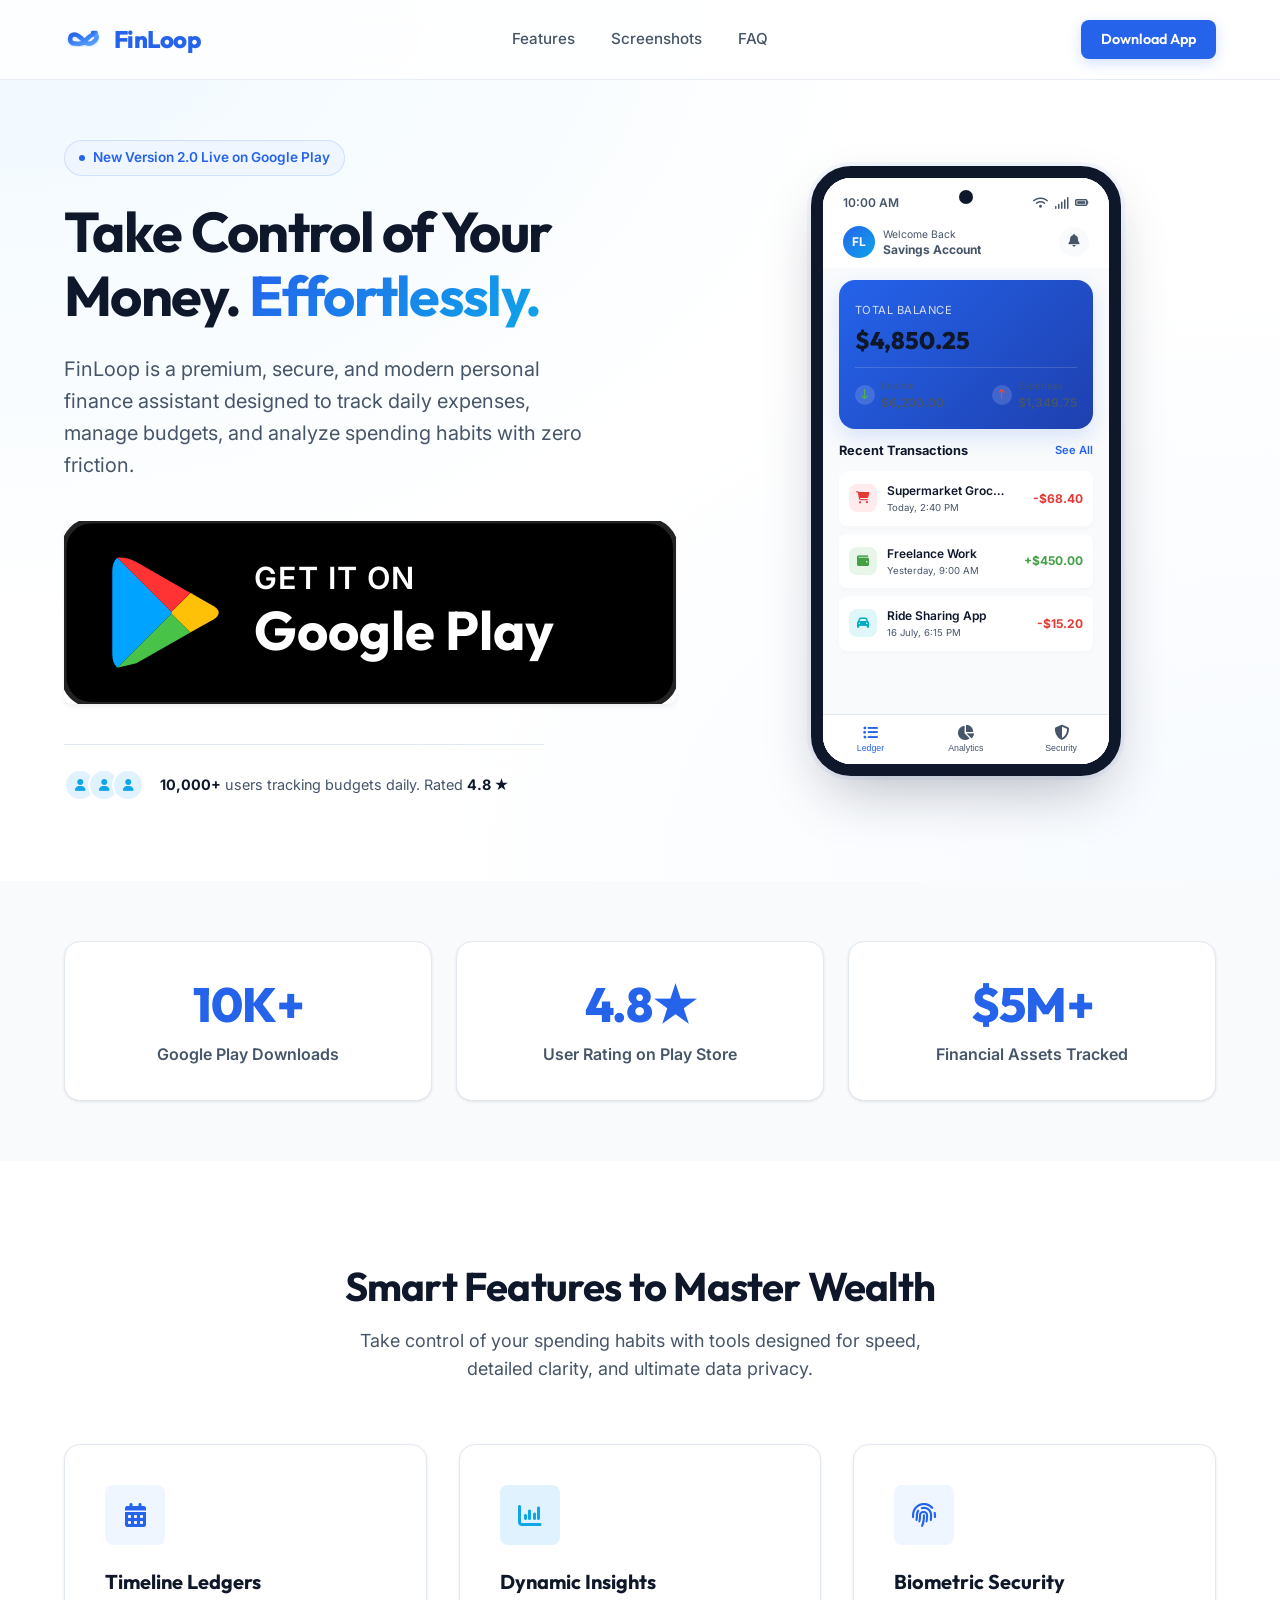
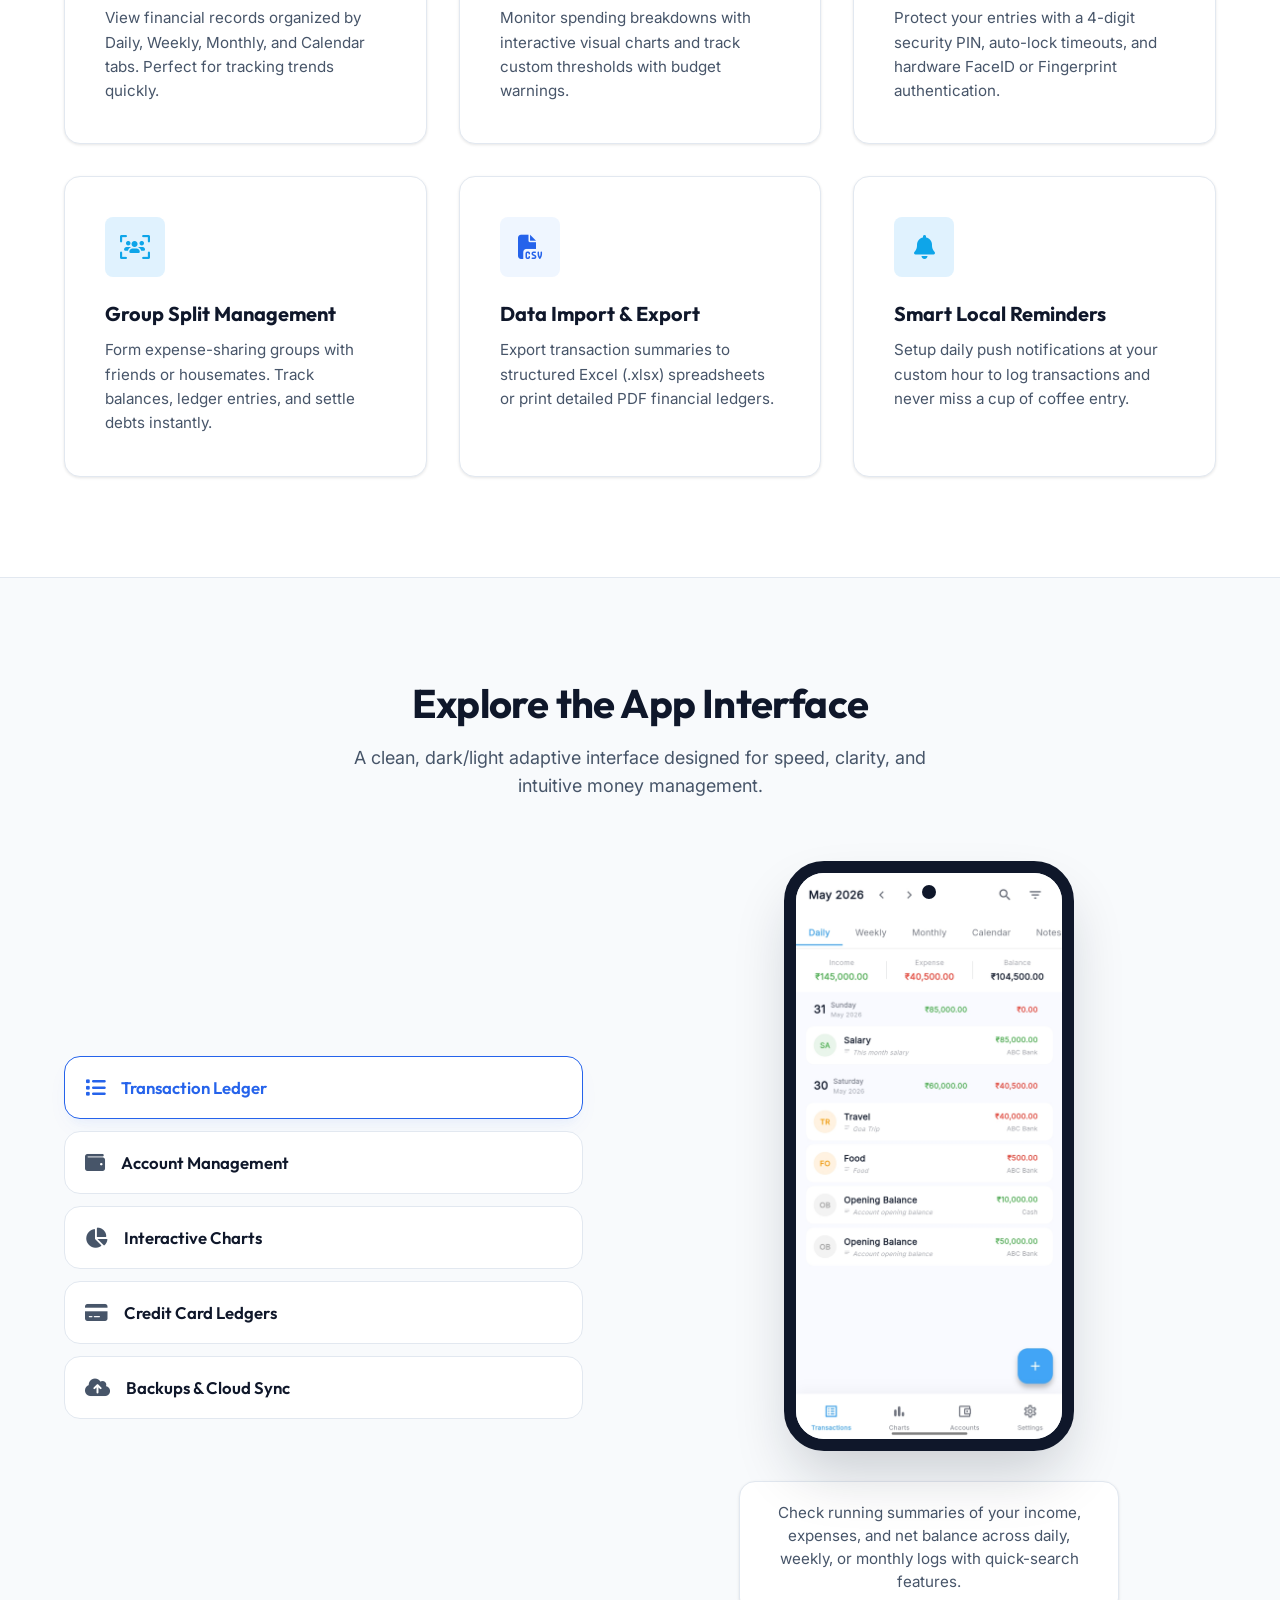
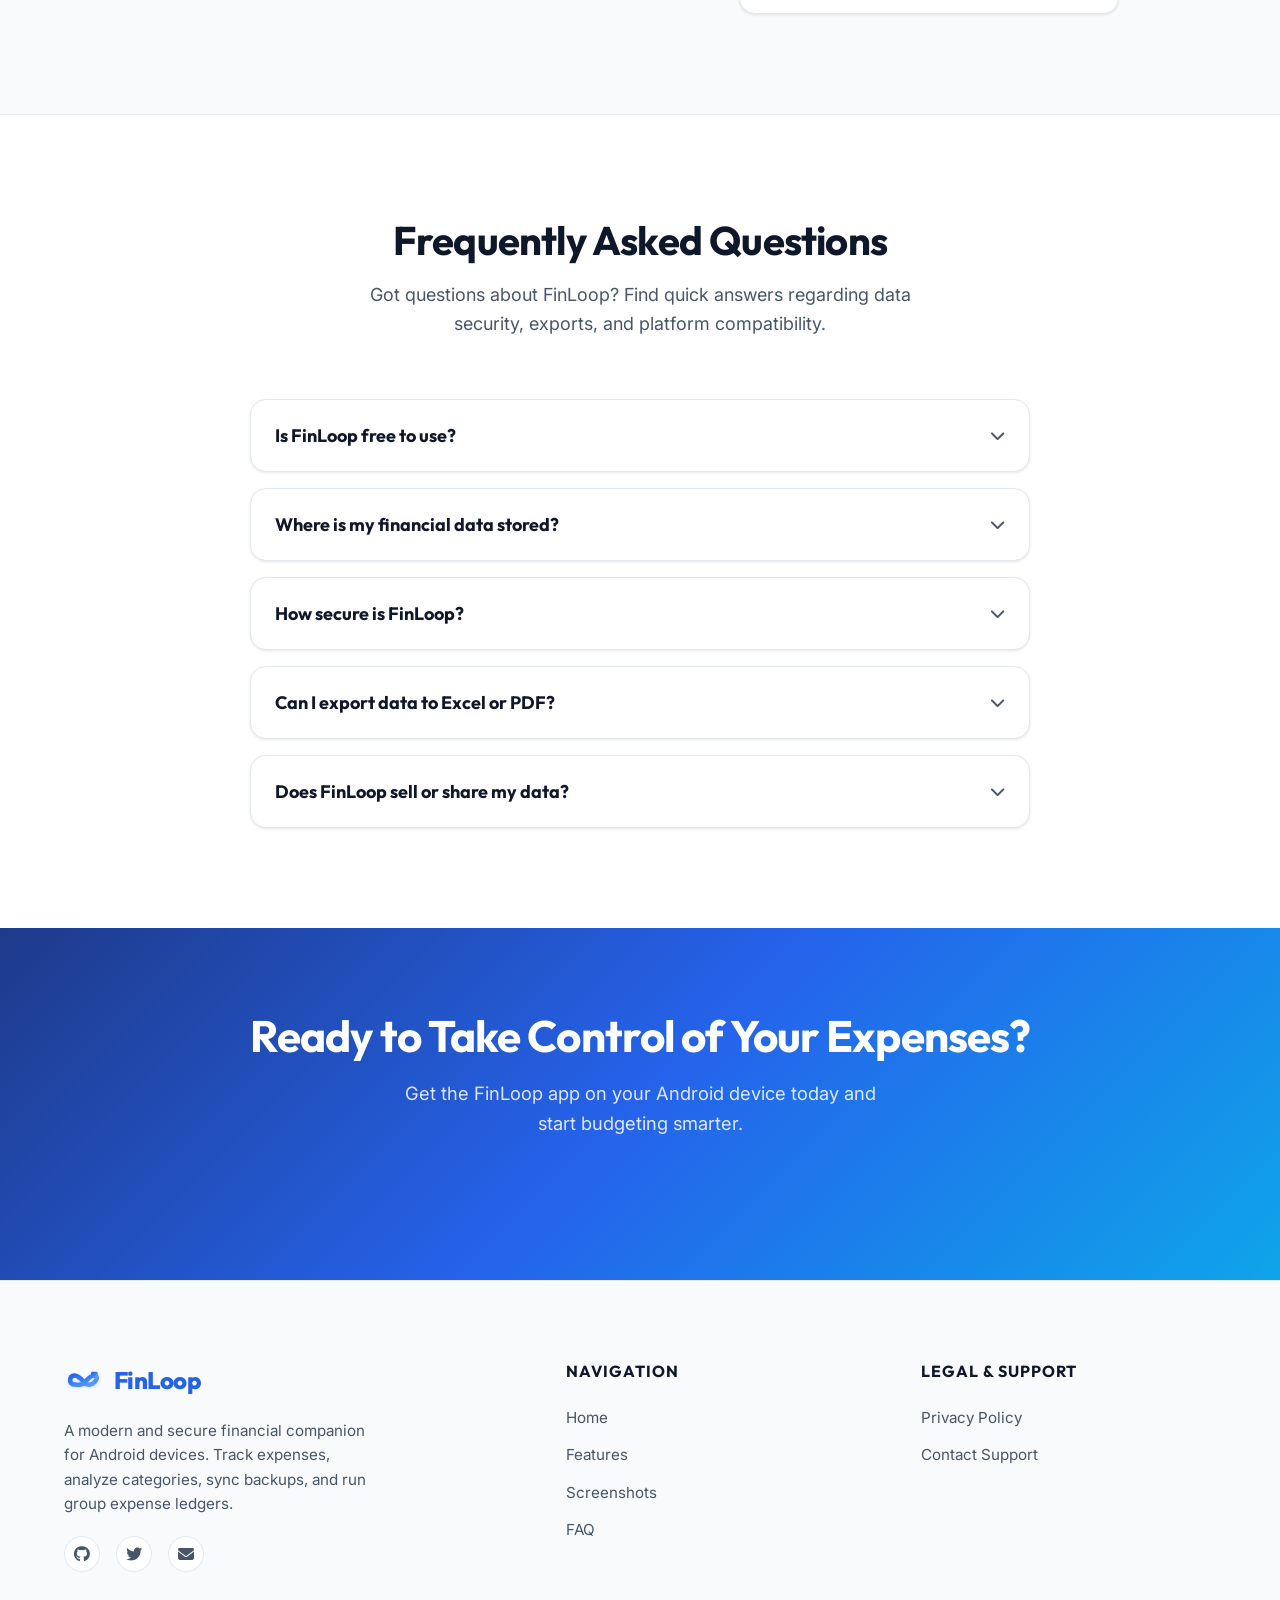
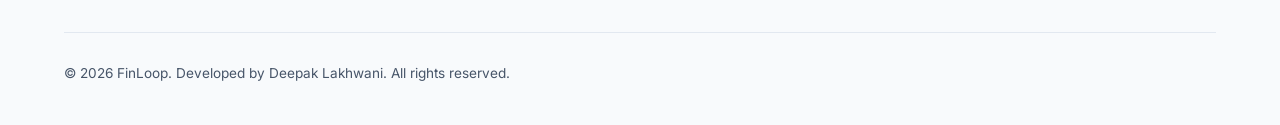
<file: Finloop-website/index.html>
<!DOCTYPE html>
<html lang="en">
<head>
    <meta charset="UTF-8">
    <meta name="viewport" content="width=device-width, initial-scale=1.0">
    <title>FinLoop – Budget & Expense Tracker | Master Your Finances</title>
    
    <!-- SEO Meta Tags -->
    <meta name="description" content="Take control of your money with FinLoop, the modern, secure personal finance tracker for Android. Track expenses, analyze budgets, and manage wealth effortlessly.">
    <meta name="keywords" content="FinLoop, budget tracker, expense manager, personal finance, money tracker, savings manager, finance app, Android expense tracker">
    
    <!-- Open Graph / Facebook -->
    <meta property="og:type" content="website">
    <meta property="og:title" content="FinLoop – Budget & Expense Tracker">
    <meta property="og:description" content="Take control of your money with FinLoop. Track expenses, manage budgets, and analyze wealth effortlessly.">
    <meta property="og:image" content="assets/screenshots/2_Daily_Transaction_screen.jpg">

    <!-- Twitter -->
    <meta property="twitter:card" content="summary_large_image">
    <meta property="twitter:title" content="FinLoop – Budget & Expense Tracker">
    <meta property="twitter:description" content="Take control of your money with FinLoop. Track expenses, manage budgets, and analyze wealth effortlessly.">
    <meta property="twitter:image" content="assets/screenshots/2_Daily_Transaction_screen.jpg">

    <!-- Google Fonts -->
    <link rel="preconnect" href="https://fonts.googleapis.com">
    <link rel="preconnect" href="https://fonts.gstatic.com" crossorigin>
    <link href="https://fonts.googleapis.com/css2?family=Inter:wght@400;500;600;700&family=Outfit:wght@500;600;700;800&display=swap" rel="stylesheet">
    
    <!-- FontAwesome for Icons -->
    <link rel="stylesheet" href="https://cdnjs.cloudflare.com/ajax/libs/font-awesome/6.4.0/css/all.min.css">
    
    <!-- Main Stylesheet -->
    <link rel="stylesheet" href="style.css">
</head>
<body>

    <!-- Header Navigation -->
    <header class="header" id="header">
        <div class="container header-container">
            <a href="#" class="logo">
                <img src="assets/logo.svg" alt="FinLoop Logo" class="logo-img">
                <span class="logo-text">FinLoop</span>
            </a>
            
            <nav class="nav-menu" id="nav-menu">
                <a href="#features" class="nav-link">Features</a>
                <a href="#screenshots" class="nav-link">Screenshots</a>
                <a href="#faq" class="nav-link">FAQ</a>
                <a href="#download" class="btn btn-primary btn-sm mobile-only-btn">Download Now</a>
            </nav>

            <div class="header-actions">
                <a href="#download" class="btn btn-primary btn-sm nav-cta">Download App</a>
                <button class="mobile-toggle" id="mobile-toggle" aria-label="Toggle navigation">
                    <i class="fa-solid fa-bars"></i>
                </button>
            </div>
        </div>
    </header>

    <!-- Hero Section -->
    <section class="hero" id="hero">
        <div class="container hero-container">
            <div class="hero-content">
                <div class="badge-tag">
                    <span class="badge-dot"></span>
                    <span class="badge-text">New Version 2.0 Live on Google Play</span>
                </div>
                <h1 class="hero-title">Take Control of Your Money. <span class="text-gradient">Effortlessly.</span></h1>
                <p class="hero-subtitle">
                    FinLoop is a premium, secure, and modern personal finance assistant designed to track daily expenses, manage budgets, and analyze spending habits with zero friction.
                </p>
                <div class="hero-actions">
                    <a href="https://play.google.com/store/apps/details?id=com.finloop.finloop" class="google-play-badge-link" target="_blank" rel="noopener">
                        <svg class="google-play-btn" viewBox="0 0 180 54" xmlns="http://www.w3.org/2000/svg">
                          <rect width="180" height="54" rx="8" fill="black" stroke="#222" stroke-width="1.5" />
                          <g transform="translate(14, 10)">
                            <path d="M 1.5,1 C 0.7,1.8 0.2,3.1 0.2,4.8 L 0.2,29.2 C 0.2,30.9 0.7,32.2 1.5,33 L 1.7,33.2 L 17.6,17.3 L 17.6,16.7 L 1.7,0.8 L 1.5,1 Z" fill="#00a3ff"/>
                            <path d="M 23.2,22.8 L 17.6,17.3 L 17.6,16.7 L 23.2,11.2 L 23.4,11.3 L 30.1,15.1 C 32,16.2 32,17.8 30.1,18.9 L 23.4,22.7 C 23.2,22.8 23.2,22.8 23.2,22.8 Z" fill="#ffc107"/>
                            <path d="M 1.7,0.8 L 17.6,16.7 L 23.2,11.2 L 7.3,2.1 C 4.2,0.3 1.7,0.8 1.7,0.8 Z" fill="#ff3333"/>
                            <path d="M 1.7,33.2 L 7.3,31.9 L 23.2,22.8 L 17.6,17.3 L 1.7,33.2 Z" fill="#48c348"/>
                          </g>
                          <text x="56" y="20" fill="white" font-family="'Inter', sans-serif" font-size="9" font-weight="600" letter-spacing="0.3">GET IT ON</text>
                          <text x="56" y="38" fill="white" font-family="'Outfit', 'Inter', sans-serif" font-size="16" font-weight="700">Google Play</text>
                        </svg>
                    </a>
                </div>
                <div class="hero-trust">
                    <div class="avatars">
                        <span class="avatar"><i class="fa-solid fa-user"></i></span>
                        <span class="avatar"><i class="fa-solid fa-user"></i></span>
                        <span class="avatar"><i class="fa-solid fa-user"></i></span>
                    </div>
                    <div class="trust-text">
                        <strong>10,000+</strong> users tracking budgets daily. Rated <strong>4.8 ★</strong>
                    </div>
                </div>
            </div>
            
            <div class="hero-visual">
                <!-- Outer phone mockup frame -->
                <div class="phone-frame hero-mockup">
                    <div class="phone-camera"></div>
                    <div class="phone-screen">
                        <!-- Status Bar -->
                        <div class="phone-status-bar">
                            <span class="time">10:00 AM</span>
                            <div class="icons">
                                <i class="fa-solid fa-wifi"></i>
                                <i class="fa-solid fa-signal"></i>
                                <i class="fa-solid fa-battery-full"></i>
                            </div>
                        </div>

                        <!-- App Layout inside Phone Mockup -->
                        <div class="app-container">
                            <div class="app-header">
                                <div class="user-profile">
                                    <div class="profile-pic">FL</div>
                                    <div>
                                        <p class="greeting">Welcome Back</p>
                                        <p class="profile-name">Savings Account</p>
                                    </div>
                                </div>
                                <div class="app-header-actions">
                                    <i class="fa-solid fa-bell"></i>
                                </div>
                            </div>

                            <!-- App Wallet Card -->
                            <div class="app-balance-card">
                                <span class="card-label">Total Balance</span>
                                <h2 class="card-amount">$4,850.25</h2>
                                <div class="card-flow">
                                    <div class="flow-item">
                                        <i class="fa-solid fa-arrow-down-long income-icon"></i>
                                        <div>
                                            <p class="flow-label">Income</p>
                                            <p class="flow-val">$6,200.00</p>
                                        </div>
                                    </div>
                                    <div class="flow-item">
                                        <i class="fa-solid fa-arrow-up-long expense-icon"></i>
                                        <div>
                                            <p class="flow-label">Expenses</p>
                                            <p class="flow-val">$1,349.75</p>
                                        </div>
                                    </div>
                                </div>
                            </div>

                            <!-- Screen Contents (Swapped by Tabs) -->
                            <div class="app-screen-body">
                                <!-- TAB 1: Ledger -->
                                <div class="app-tab-content active" id="mock-tab-ledger">
                                    <div class="section-title-row">
                                        <p class="body-title">Recent Transactions</p>
                                        <a href="#" class="view-all">See All</a>
                                    </div>
                                    <div class="mock-transactions">
                                        <div class="tx-item">
                                            <div class="tx-icon icon-shopping"><i class="fa-solid fa-cart-shopping"></i></div>
                                            <div class="tx-details">
                                                <p class="tx-name">Supermarket Groceries</p>
                                                <p class="tx-date">Today, 2:40 PM</p>
                                            </div>
                                            <p class="tx-amount negative">-$68.40</p>
                                        </div>
                                        <div class="tx-item">
                                            <div class="tx-icon icon-salary"><i class="fa-solid fa-wallet"></i></div>
                                            <div class="tx-details">
                                                <p class="tx-name">Freelance Work</p>
                                                <p class="tx-date">Yesterday, 9:00 AM</p>
                                            </div>
                                            <p class="tx-amount positive">+$450.00</p>
                                        </div>
                                        <div class="tx-item">
                                            <div class="tx-icon icon-transport"><i class="fa-solid fa-car"></i></div>
                                            <div class="tx-details">
                                                <p class="tx-name">Ride Sharing App</p>
                                                <p class="tx-date">16 July, 6:15 PM</p>
                                            </div>
                                            <p class="tx-amount negative">-$15.20</p>
                                        </div>
                                    </div>
                                </div>

                                <!-- TAB 2: Analytics -->
                                <div class="app-tab-content" id="mock-tab-analytics">
                                    <div class="section-title-row">
                                        <p class="body-title">Spending Breakdown</p>
                                        <span class="chart-period">This Month</span>
                                    </div>
                                    <div class="mock-chart-container">
                                        <!-- CSS Bar Chart -->
                                        <div class="bar-chart">
                                            <div class="bar-col">
                                                <div class="bar-fill" style="height: 60%;" data-amount="$240"><span class="bar-tooltip">Groceries $240</span></div>
                                                <span class="bar-label">Groc</span>
                                            </div>
                                            <div class="bar-col">
                                                <div class="bar-fill" style="height: 85%;" data-amount="$340"><span class="bar-tooltip">Rent $340</span></div>
                                                <span class="bar-label">Rent</span>
                                            </div>
                                            <div class="bar-col">
                                                <div class="bar-fill" style="height: 40%;" data-amount="$160"><span class="bar-tooltip">Travel $160</span></div>
                                                <span class="bar-label">Trav</span>
                                            </div>
                                            <div class="bar-col">
                                                <div class="bar-fill" style="height: 25%;" data-amount="$100"><span class="bar-tooltip">Dining $100</span></div>
                                                <span class="bar-label">Eat</span>
                                            </div>
                                            <div class="bar-col">
                                                <div class="bar-fill" style="height: 50%;" data-amount="$200"><span class="bar-tooltip">Others $200</span></div>
                                                <span class="bar-label">Misc</span>
                                            </div>
                                        </div>
                                    </div>
                                    <div class="budget-alert-card">
                                        <div class="alert-header">
                                            <span class="alert-title"><i class="fa-solid fa-triangle-exclamation"></i> Food Budget Warning</span>
                                            <span class="alert-perc">85% Used</span>
                                        </div>
                                        <div class="progress-bar">
                                            <div class="progress-fill warning" style="width: 85%;"></div>
                                        </div>
                                    </div>
                                </div>

                                <!-- TAB 3: Security & Backup -->
                                <div class="app-tab-content" id="mock-tab-backup">
                                    <p class="body-title">Privacy & Security</p>
                                    <div class="settings-list">
                                        <div class="setting-item">
                                            <div class="setting-icon"><i class="fa-solid fa-fingerprint"></i></div>
                                            <div class="setting-text">
                                                <p class="setting-name">Biometric Unlock</p>
                                                <p class="setting-desc">Use FaceID / Fingerprint</p>
                                            </div>
                                            <div class="setting-toggle active"></div>
                                        </div>
                                        <div class="setting-item">
                                            <div class="setting-icon"><i class="fa-solid fa-cloud-arrow-up"></i></div>
                                            <div class="setting-text">
                                                <p class="setting-name">Cloud Backup</p>
                                                <p class="setting-desc">Firebase Firestore Sync</p>
                                            </div>
                                            <div class="setting-toggle active"></div>
                                        </div>
                                        <div class="setting-item">
                                            <div class="setting-icon"><i class="fa-solid fa-file-excel"></i></div>
                                            <div class="setting-text">
                                                <p class="setting-name">Auto Excel Exports</p>
                                                <p class="setting-desc">Weekly summaries in sheet</p>
                                            </div>
                                            <div class="setting-toggle"></div>
                                        </div>
                                    </div>
                                </div>
                            </div>

                            <!-- Phone App Navigation bar -->
                            <div class="phone-navbar">
                                <button class="phone-nav-btn active" data-target="mock-tab-ledger">
                                    <i class="fa-solid fa-list-ul"></i>
                                    <span>Ledger</span>
                                </button>
                                <button class="phone-nav-btn" data-target="mock-tab-analytics">
                                    <i class="fa-solid fa-chart-pie"></i>
                                    <span>Analytics</span>
                                </button>
                                <button class="phone-nav-btn" data-target="mock-tab-backup">
                                    <i class="fa-solid fa-shield-halved"></i>
                                    <span>Security</span>
                                </button>
                            </div>
                        </div>
                    </div>
                </div>
            </div>
        </div>
    </section>

    <!-- Stats Section -->
    <section class="stats-section">
        <div class="container stats-grid">
            <div class="stat-card scroll-reveal">
                <h3 class="stat-number">10K+</h3>
                <p class="stat-label">Google Play Downloads</p>
            </div>
            <div class="stat-card scroll-reveal">
                <h3 class="stat-number">4.8★</h3>
                <p class="stat-label">User Rating on Play Store</p>
            </div>
            <div class="stat-card scroll-reveal">
                <h3 class="stat-number">$5M+</h3>
                <p class="stat-label">Financial Assets Tracked</p>
            </div>
        </div>
    </section>

    <!-- Features Section -->
    <section class="features" id="features">
        <div class="container">
            <div class="section-header text-center">
                <h2 class="section-title">Smart Features to Master Wealth</h2>
                <p class="section-subtitle">Take control of your spending habits with tools designed for speed, detailed clarity, and ultimate data privacy.</p>
            </div>

            <div class="features-grid">
                <!-- Feature 1 -->
                <div class="feature-card scroll-reveal">
                    <div class="feature-icon bg-blue">
                        <i class="fa-solid fa-calendar-days"></i>
                    </div>
                    <h3 class="feature-title">Timeline Ledgers</h3>
                    <p class="feature-desc">View financial records organized by Daily, Weekly, Monthly, and Calendar tabs. Perfect for tracking trends quickly.</p>
                </div>

                <!-- Feature 2 -->
                <div class="feature-card scroll-reveal">
                    <div class="feature-icon bg-sky">
                        <i class="fa-solid fa-chart-column"></i>
                    </div>
                    <h3 class="feature-title">Dynamic Insights</h3>
                    <p class="feature-desc">Monitor spending breakdowns with interactive visual charts and track custom thresholds with budget warnings.</p>
                </div>

                <!-- Feature 3 -->
                <div class="feature-card scroll-reveal">
                    <div class="feature-icon bg-blue">
                        <i class="fa-solid fa-fingerprint"></i>
                    </div>
                    <h3 class="feature-title">Biometric Security</h3>
                    <p class="feature-desc">Protect your entries with a 4-digit security PIN, auto-lock timeouts, and hardware FaceID or Fingerprint authentication.</p>
                </div>

                <!-- Feature 4 -->
                <div class="feature-card scroll-reveal">
                    <div class="feature-icon bg-sky">
                        <i class="fa-solid fa-users-viewfinder"></i>
                    </div>
                    <h3 class="feature-title">Group Split Management</h3>
                    <p class="feature-desc">Form expense-sharing groups with friends or housemates. Track balances, ledger entries, and settle debts instantly.</p>
                </div>

                <!-- Feature 5 -->
                <div class="feature-card scroll-reveal">
                    <div class="feature-icon bg-blue">
                        <i class="fa-solid fa-file-csv"></i>
                    </div>
                    <h3 class="feature-title">Data Import & Export</h3>
                    <p class="feature-desc">Export transaction summaries to structured Excel (.xlsx) spreadsheets or print detailed PDF financial ledgers.</p>
                </div>

                <!-- Feature 6 -->
                <div class="feature-card scroll-reveal">
                    <div class="feature-icon bg-sky">
                        <i class="fa-solid fa-bell"></i>
                    </div>
                    <h3 class="feature-title">Smart Local Reminders</h3>
                    <p class="feature-desc">Setup daily push notifications at your custom hour to log transactions and never miss a cup of coffee entry.</p>
                </div>
            </div>
        </div>
    </section>

    <!-- App Screenshots Showcase Section -->
    <section class="screenshots-section" id="screenshots">
        <div class="container">
            <div class="section-header text-center">
                <h2 class="section-title">Explore the App Interface</h2>
                <p class="section-subtitle">A clean, dark/light adaptive interface designed for speed, clarity, and intuitive money management.</p>
            </div>

            <div class="showcase-container">
                <!-- Navigation Tabs for screens -->
                <div class="showcase-tabs">
                    <button class="showcase-tab active" data-img="assets/screenshots/2_Daily_Transaction_screen.jpg" data-desc="Check running summaries of your income, expenses, and net balance across daily, weekly, or monthly logs with quick-search features.">
                        <i class="fa-solid fa-list"></i>
                        <span>Transaction Ledger</span>
                    </button>
                    <button class="showcase-tab" data-img="assets/screenshots/1_Manage_Account_Screen.jpg" data-desc="Manage cash wallets, savings accounts, bank deposits, and credit cards in separate tabs with individual balance sheets.">
                        <i class="fa-solid fa-wallet"></i>
                        <span>Account Management</span>
                    </button>
                    <button class="showcase-tab" data-img="assets/screenshots/3_Analytics_Screen.jpg" data-desc="Understand where your money flows with category distributions, interactive charts, and custom budget alert configurations.">
                        <i class="fa-solid fa-chart-pie"></i>
                        <span>Interactive Charts</span>
                    </button>
                    <button class="showcase-tab" data-img="assets/screenshots/4_Credit_Card_Detailed_Screen.jpg" data-desc="Track credit card limits, total credit utilization, card statements, and log card-specific transactions with ease.">
                        <i class="fa-solid fa-credit-card"></i>
                        <span>Credit Card Ledgers</span>
                    </button>
                    <button class="showcase-tab" data-img="assets/screenshots/6_Backup_Screen.jpg" data-desc="Securely upload manual database backups to the cloud or sync local records using Google Firebase integration.">
                        <i class="fa-solid fa-cloud-arrow-up"></i>
                        <span>Backups & Cloud Sync</span>
                    </button>
                </div>

                <!-- Showcase Phone Frame display -->
                <div class="showcase-display scroll-reveal">
                    <div class="phone-frame showcase-mockup">
                        <div class="phone-camera"></div>
                        <div class="phone-screen">
                            <img src="assets/screenshots/2_Daily_Transaction_screen.jpg" alt="FinLoop Screenshot" id="active-screenshot-img" class="screenshot-img">
                        </div>
                    </div>
                    <div class="screenshot-info-card">
                        <p class="info-desc" id="screenshot-info-desc">Check running summaries of your income, expenses, and net balance across daily, weekly, or monthly logs with quick-search features.</p>
                    </div>
                </div>
            </div>
        </div>
    </section>

    <!-- FAQ Section -->
    <section class="faq" id="faq">
        <div class="container">
            <div class="section-header text-center">
                <h2 class="section-title">Frequently Asked Questions</h2>
                <p class="section-subtitle">Got questions about FinLoop? Find quick answers regarding data security, exports, and platform compatibility.</p>
            </div>

            <div class="faq-container">
                <!-- FAQ Item 1 -->
                <div class="faq-item scroll-reveal">
                    <button class="faq-question">
                        <span>Is FinLoop free to use?</span>
                        <i class="fa-solid fa-chevron-down"></i>
                    </button>
                    <div class="faq-answer">
                        <p>Yes! FinLoop offers all core features like daily transaction logging, accounts creation, and basic charts for free. To keep development sustainable, we serve non-intrusive ads. Advanced filters, backups, and exports can be unlocked completely for free by watching short rewarded ads.</p>
                    </div>
                </div>

                <!-- FAQ Item 2 -->
                <div class="faq-item scroll-reveal">
                    <button class="faq-question">
                        <span>Where is my financial data stored?</span>
                        <i class="fa-solid fa-chevron-down"></i>
                    </button>
                    <div class="faq-answer">
                        <p>By default, FinLoop stores all transaction ledgers locally on your device storage. This ensures 100% data privacy and offline capability. You can choose to enable secure cloud backups or sync notes, which utilizes Google Firebase Firestore cloud storage.</p>
                    </div>
                </div>

                <!-- FAQ Item 3 -->
                <div class="faq-item scroll-reveal">
                    <button class="faq-question">
                        <span>How secure is FinLoop?</span>
                        <i class="fa-solid fa-chevron-down"></i>
                    </button>
                    <div class="faq-answer">
                        <p>FinLoop provides robust security tools. You can configure a 4-digit PIN lock and enable biometric login (Fingerprint / Face ID). The app also integrates a background timeout monitor that automatically locks the app when you minimize it for longer than your configured cooldown period.</p>
                    </div>
                </div>

                <!-- FAQ Item 4 -->
                <div class="faq-item scroll-reveal">
                    <button class="faq-question">
                        <span>Can I export data to Excel or PDF?</span>
                        <i class="fa-solid fa-chevron-down"></i>
                    </button>
                    <div class="faq-answer">
                        <p>Yes, FinLoop has powerful data exporting features. You can generate clean, formatted Excel (.xlsx) workbooks filtering by date and accounts, or compile your ledger list into a neat PDF document for printing or emailing.</p>
                    </div>
                </div>

                <!-- FAQ Item 5 -->
                <div class="faq-item scroll-reveal">
                    <button class="faq-question">
                        <span>Does FinLoop sell or share my data?</span>
                        <i class="fa-solid fa-chevron-down"></i>
                    </button>
                    <div class="faq-answer">
                        <p>Absolutely not. We do not sell, rent, or share your personal ledger transactions. All financial assets and accounts details remain completely confidential and are stored locally or synced securely under your exclusive account.</p>
                    </div>
                </div>
            </div>
        </div>
    </section>

    <!-- Download CTA Section -->
    <section class="download-cta" id="download">
        <div class="container download-container">
            <div class="download-content text-center scroll-reveal">
                <h2 class="cta-title">Ready to Take Control of Your Expenses?</h2>
                <p class="cta-subtitle">Get the FinLoop app on your Android device today and start budgeting smarter.</p>
                <div class="cta-actions">
                    <a href="https://play.google.com/store/apps/details?id=com.finloop.finloop" class="google-play-badge-link" target="_blank" rel="noopener">
                        <svg class="google-play-btn white-btn" viewBox="0 0 180 54" xmlns="http://www.w3.org/2000/svg">
                          <rect width="180" height="54" rx="8" fill="white" stroke="#e2e8f0" stroke-width="1.5" />
                          <g transform="translate(14, 10)">
                            <path d="M 1.5,1 C 0.7,1.8 0.2,3.1 0.2,4.8 L 0.2,29.2 C 0.2,30.9 0.7,32.2 1.5,33 L 1.7,33.2 L 17.6,17.3 L 17.6,16.7 L 1.7,0.8 L 1.5,1 Z" fill="#00a3ff"/>
                            <path d="M 23.2,22.8 L 17.6,17.3 L 17.6,16.7 L 23.2,11.2 L 23.4,11.3 L 30.1,15.1 C 32,16.2 32,17.8 30.1,18.9 L 23.4,22.7 C 23.2,22.8 23.2,22.8 23.2,22.8 Z" fill="#ffc107"/>
                            <path d="M 1.7,0.8 L 17.6,16.7 L 23.2,11.2 L 7.3,2.1 C 4.2,0.3 1.7,0.8 1.7,0.8 Z" fill="#ff3333"/>
                            <path d="M 1.7,33.2 L 7.3,31.9 L 23.2,22.8 L 17.6,17.3 L 1.7,33.2 Z" fill="#48c348"/>
                          </g>
                          <text x="56" y="20" fill="#475569" font-family="'Inter', sans-serif" font-size="9" font-weight="600" letter-spacing="0.3">GET IT ON</text>
                          <text x="56" y="38" fill="#0f172a" font-family="'Outfit', 'Inter', sans-serif" font-size="16" font-weight="700">Google Play</text>
                        </svg>
                    </a>
                </div>
            </div>
        </div>
    </section>

    <!-- Footer -->
    <footer class="footer">
        <div class="container footer-container">
            <div class="footer-top">
                <div class="footer-brand">
                    <a href="#" class="logo">
                        <img src="assets/logo.svg" alt="FinLoop Logo" class="logo-img">
                        <span class="logo-text">FinLoop</span>
                    </a>
                    <p class="footer-desc">
                        A modern and secure financial companion for Android devices. Track expenses, analyze categories, sync backups, and run group expense ledgers.
                    </p>
                    <div class="footer-socials">
                        <a href="#" aria-label="Github"><i class="fa-brands fa-github"></i></a>
                        <a href="#" aria-label="Twitter"><i class="fa-brands fa-twitter"></i></a>
                        <a href="mailto:support.finloop@gmail.com" aria-label="Support Email"><i class="fa-solid fa-envelope"></i></a>
                    </div>
                </div>
                
                <div class="footer-links-group">
                    <h4 class="footer-title">Navigation</h4>
                    <ul class="footer-links">
                        <li><a href="#hero">Home</a></li>
                        <li><a href="#features">Features</a></li>
                        <li><a href="#screenshots">Screenshots</a></li>
                        <li><a href="#faq">FAQ</a></li>
                    </ul>
                </div>

                <div class="footer-links-group">
                    <h4 class="footer-title">Legal & Support</h4>
                    <ul class="footer-links">
                        <li><a href="privacy.html">Privacy Policy</a></li>
                        <li><a href="mailto:support.finloop@gmail.com">Contact Support</a></li>
                    </ul>
                </div>
            </div>

            <div class="footer-bottom">
                <p class="copyright">&copy; 2026 FinLoop. Developed by Deepak Lakhwani. All rights reserved.</p>
            </div>
        </div>
    </footer>

    <!-- Main JavaScript -->
    <script src="script.js"></script>
</body>
</html>
</file>
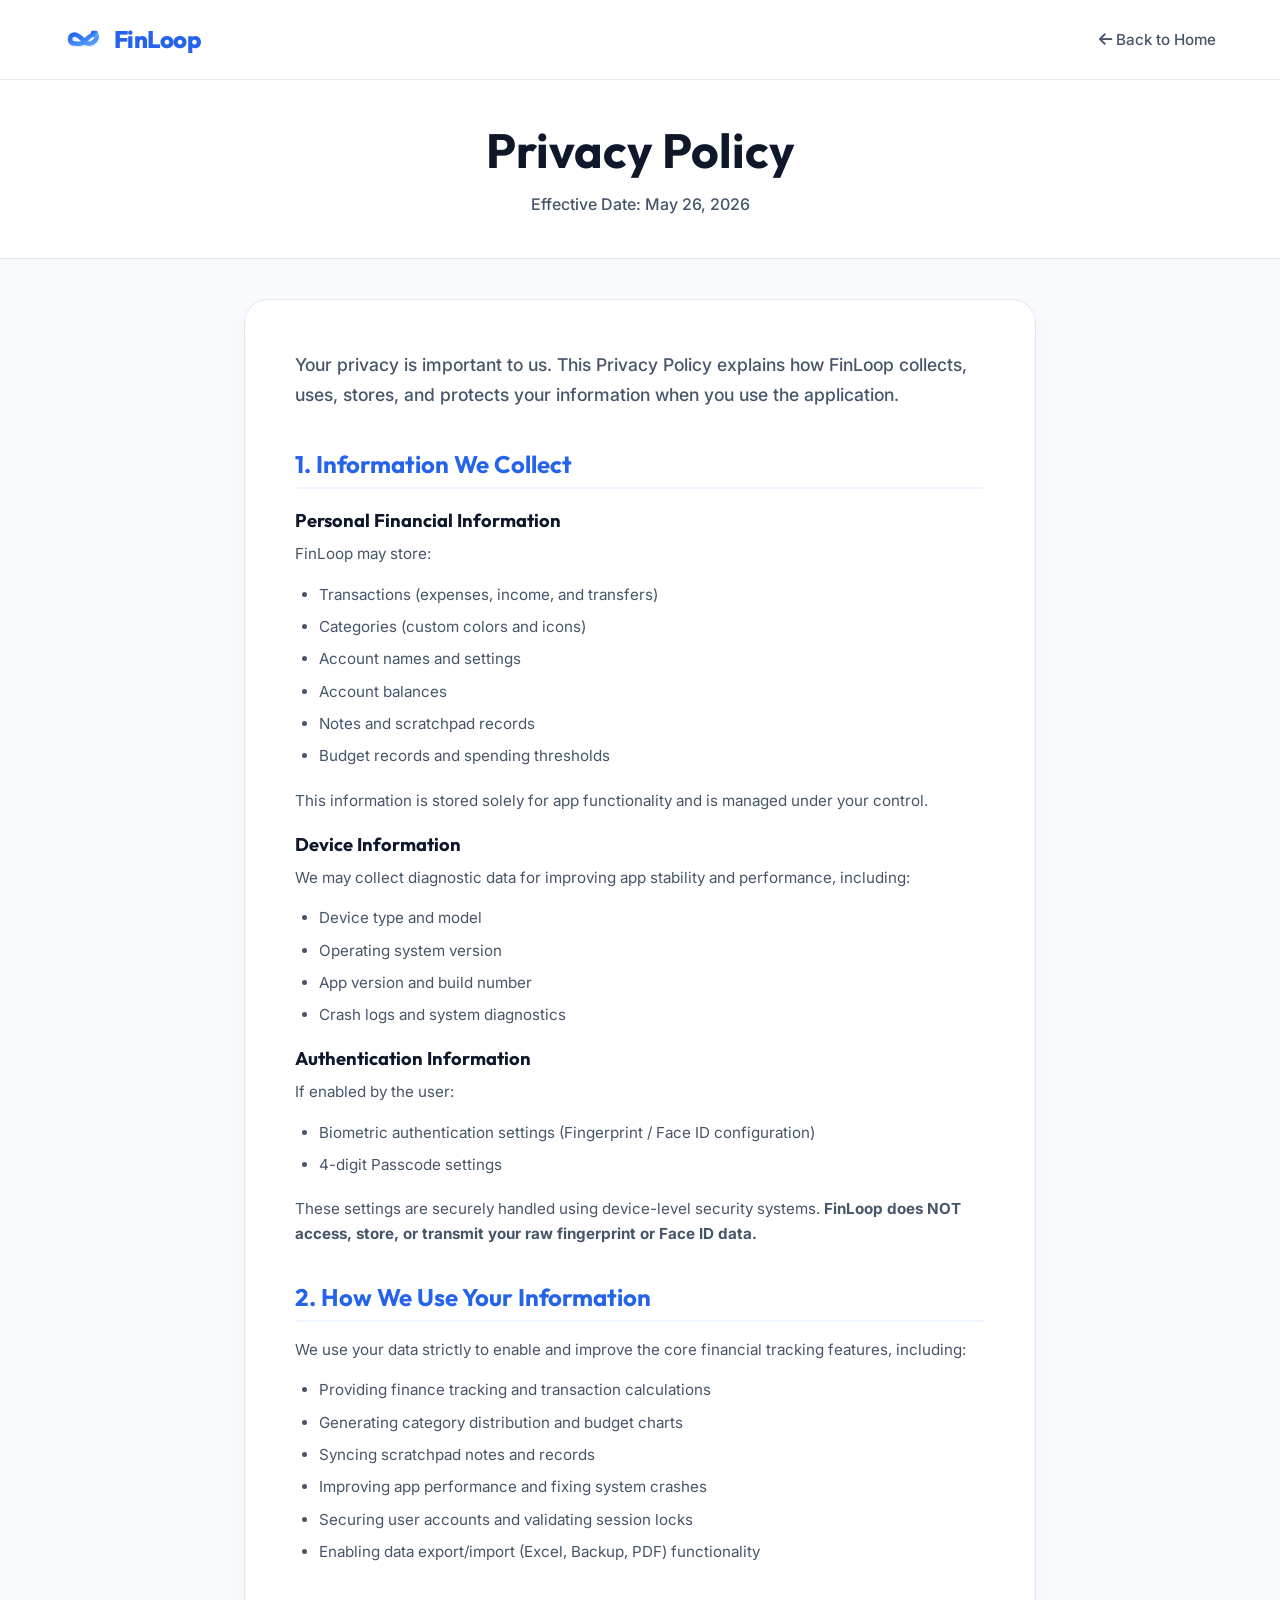
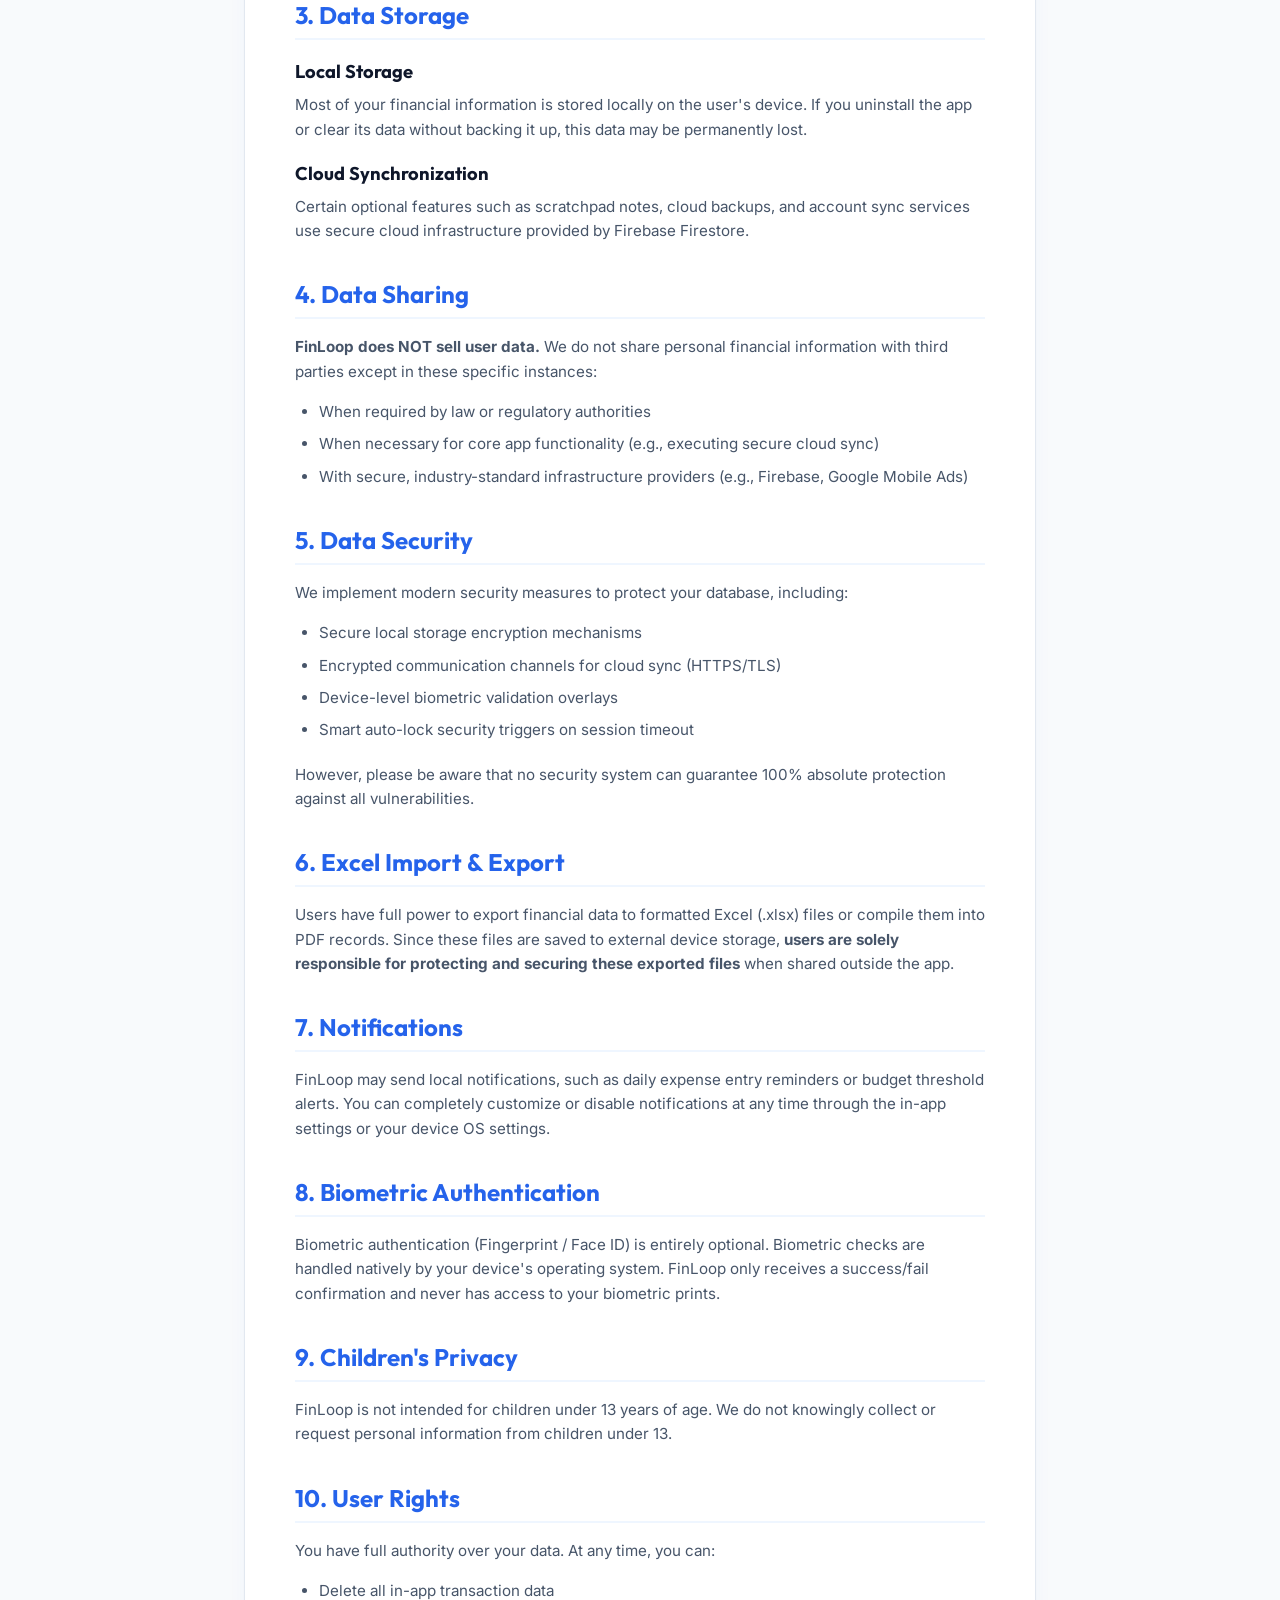
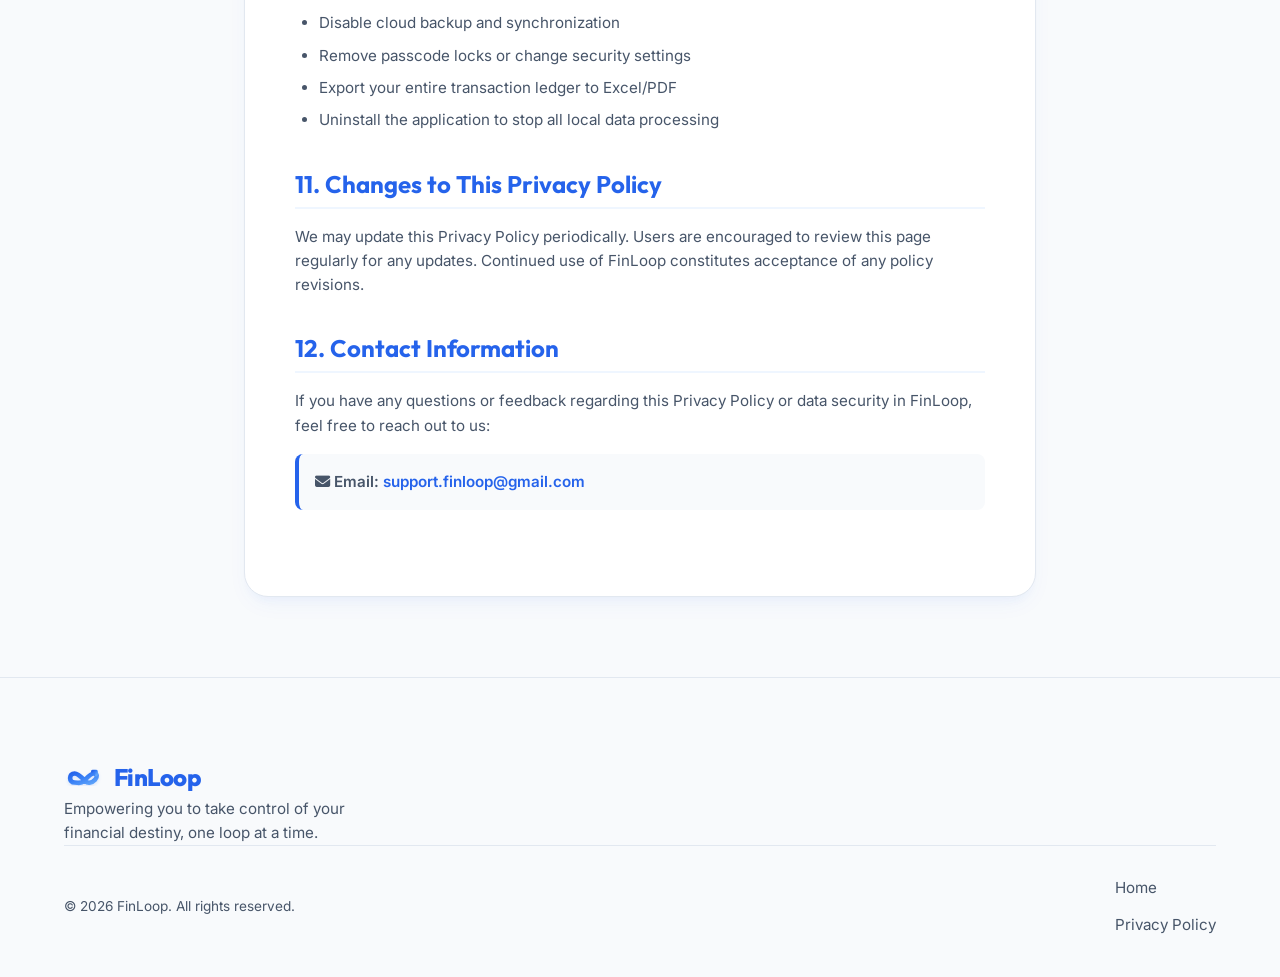
<file: Finloop-website/privacy.html>
<!DOCTYPE html>
<html lang="en">
<head>
    <meta charset="UTF-8">
    <meta name="viewport" content="width=device-width, initial-scale=1.0">
    <title>Privacy Policy | FinLoop – Budget & Expense Tracker</title>
    <meta name="description" content="Privacy Policy for FinLoop - Budget & Expense Tracker. Read about how we collect, store, and protect your personal financial data.">
    <!-- Google Fonts -->
    <link rel="preconnect" href="https://fonts.googleapis.com">
    <link rel="preconnect" href="https://fonts.gstatic.com" crossorigin>
    <link href="https://fonts.googleapis.com/css2?family=Inter:wght@400;500;600;700&family=Outfit:wght@500;600;700;800&display=swap" rel="stylesheet">
    <!-- FontAwesome for Icons -->
    <link rel="stylesheet" href="https://cdnjs.cloudflare.com/ajax/libs/font-awesome/6.4.0/css/all.min.css">
    <!-- Stylesheet -->
    <link rel="stylesheet" href="style.css">
</head>
<body class="privacy-page">

    <!-- Header Navigation -->
    <header class="header">
        <div class="container header-container">
            <a href="index.html" class="logo">
                <img src="assets/logo.svg" alt="FinLoop Logo" class="logo-img">
                <span class="logo-text">FinLoop</span>
            </a>
            <nav class="nav">
                <a href="index.html" class="nav-link"><i class="fa-solid fa-arrow-left"></i> Back to Home</a>
            </nav>
        </div>
    </header>

    <!-- Policy Banner -->
    <section class="policy-hero">
        <div class="container text-center">
            <h1 class="policy-title">Privacy Policy</h1>
            <p class="policy-subtitle">Effective Date: May 26, 2026</p>
        </div>
    </section>

    <!-- Policy Content -->
    <main class="policy-main container">
        <div class="policy-card">
            <p class="policy-intro">
                Your privacy is important to us. This Privacy Policy explains how FinLoop collects, uses, stores, and protects your information when you use the application.
            </p>

            <div class="policy-section">
                <h2>1. Information We Collect</h2>
                
                <h3>Personal Financial Information</h3>
                <p>FinLoop may store:</p>
                <ul>
                    <li>Transactions (expenses, income, and transfers)</li>
                    <li>Categories (custom colors and icons)</li>
                    <li>Account names and settings</li>
                    <li>Account balances</li>
                    <li>Notes and scratchpad records</li>
                    <li>Budget records and spending thresholds</li>
                </ul>
                <p>This information is stored solely for app functionality and is managed under your control.</p>

                <h3>Device Information</h3>
                <p>We may collect diagnostic data for improving app stability and performance, including:</p>
                <ul>
                    <li>Device type and model</li>
                    <li>Operating system version</li>
                    <li>App version and build number</li>
                    <li>Crash logs and system diagnostics</li>
                </ul>

                <h3>Authentication Information</h3>
                <p>If enabled by the user:</p>
                <ul>
                    <li>Biometric authentication settings (Fingerprint / Face ID configuration)</li>
                    <li>4-digit Passcode settings</li>
                </ul>
                <p>These settings are securely handled using device-level security systems. <strong>FinLoop does NOT access, store, or transmit your raw fingerprint or Face ID data.</strong></p>
            </div>

            <div class="policy-section">
                <h2>2. How We Use Your Information</h2>
                <p>We use your data strictly to enable and improve the core financial tracking features, including:</p>
                <ul>
                    <li>Providing finance tracking and transaction calculations</li>
                    <li>Generating category distribution and budget charts</li>
                    <li>Syncing scratchpad notes and records</li>
                    <li>Improving app performance and fixing system crashes</li>
                    <li>Securing user accounts and validating session locks</li>
                    <li>Enabling data export/import (Excel, Backup, PDF) functionality</li>
                </ul>
            </div>

            <div class="policy-section">
                <h2>3. Data Storage</h2>
                <h3>Local Storage</h3>
                <p>Most of your financial information is stored locally on the user's device. If you uninstall the app or clear its data without backing it up, this data may be permanently lost.</p>
                
                <h3>Cloud Synchronization</h3>
                <p>Certain optional features such as scratchpad notes, cloud backups, and account sync services use secure cloud infrastructure provided by Firebase Firestore.</p>
            </div>

            <div class="policy-section">
                <h2>4. Data Sharing</h2>
                <p><strong>FinLoop does NOT sell user data.</strong> We do not share personal financial information with third parties except in these specific instances:</p>
                <ul>
                    <li>When required by law or regulatory authorities</li>
                    <li>When necessary for core app functionality (e.g., executing secure cloud sync)</li>
                    <li>With secure, industry-standard infrastructure providers (e.g., Firebase, Google Mobile Ads)</li>
                </ul>
            </div>

            <div class="policy-section">
                <h2>5. Data Security</h2>
                <p>We implement modern security measures to protect your database, including:</p>
                <ul>
                    <li>Secure local storage encryption mechanisms</li>
                    <li>Encrypted communication channels for cloud sync (HTTPS/TLS)</li>
                    <li>Device-level biometric validation overlays</li>
                    <li>Smart auto-lock security triggers on session timeout</li>
                </ul>
                <p>However, please be aware that no security system can guarantee 100% absolute protection against all vulnerabilities.</p>
            </div>

            <div class="policy-section">
                <h2>6. Excel Import & Export</h2>
                <p>Users have full power to export financial data to formatted Excel (.xlsx) files or compile them into PDF records. Since these files are saved to external device storage, <strong>users are solely responsible for protecting and securing these exported files</strong> when shared outside the app.</p>
            </div>

            <div class="policy-section">
                <h2>7. Notifications</h2>
                <p>FinLoop may send local notifications, such as daily expense entry reminders or budget threshold alerts. You can completely customize or disable notifications at any time through the in-app settings or your device OS settings.</p>
            </div>

            <div class="policy-section">
                <h2>8. Biometric Authentication</h2>
                <p>Biometric authentication (Fingerprint / Face ID) is entirely optional. Biometric checks are handled natively by your device's operating system. FinLoop only receives a success/fail confirmation and never has access to your biometric prints.</p>
            </div>

            <div class="policy-section">
                <h2>9. Children's Privacy</h2>
                <p>FinLoop is not intended for children under 13 years of age. We do not knowingly collect or request personal information from children under 13.</p>
            </div>

            <div class="policy-section">
                <h2>10. User Rights</h2>
                <p>You have full authority over your data. At any time, you can:</p>
                <ul>
                    <li>Delete all in-app transaction data</li>
                    <li>Disable cloud backup and synchronization</li>
                    <li>Remove passcode locks or change security settings</li>
                    <li>Export your entire transaction ledger to Excel/PDF</li>
                    <li>Uninstall the application to stop all local data processing</li>
                </ul>
            </div>

            <div class="policy-section">
                <h2>11. Changes to This Privacy Policy</h2>
                <p>We may update this Privacy Policy periodically. Users are encouraged to review this page regularly for any updates. Continued use of FinLoop constitutes acceptance of any policy revisions.</p>
            </div>

            <div class="policy-section">
                <h2>12. Contact Information</h2>
                <p>If you have any questions or feedback regarding this Privacy Policy or data security in FinLoop, feel free to reach out to us:</p>
                <div class="contact-box">
                    <p><i class="fa-solid fa-envelope"></i> Email: <a href="mailto:support.finloop@gmail.com">support.finloop@gmail.com</a></p>
                </div>
            </div>
        </div>
    </main>

    <!-- Footer -->
    <footer class="footer">
        <div class="container footer-container">
            <div class="footer-info">
                <div class="logo">
                    <img src="assets/logo.svg" alt="FinLoop Logo" class="logo-img">
                    <span class="logo-text">FinLoop</span>
                </div>
                <p class="footer-desc">Empowering you to take control of your financial destiny, one loop at a time.</p>
            </div>
            <div class="footer-bottom">
                <p class="copyright">&copy; 2026 FinLoop. All rights reserved.</p>
                <div class="footer-links">
                    <a href="index.html">Home</a>
                    <a href="privacy.html">Privacy Policy</a>
                </div>
            </div>
        </div>
    </footer>

</body>
</html>
</file>
<file: Finloop-website/style.css>
/* 
   FinLoop - Budget & Expense Tracker
   Main Stylesheet
   Design Language: Clean, Modern, Light Theme (Blue/White)
*/

/* ==========================================================================
   CSS Variables & Design System
   ========================================================================== */
:root {
    /* Colors */
    --primary: #2563eb;          /* Premium Royal Blue */
    --primary-hover: #1d4ed8;
    --primary-light: #eff6ff;
    --accent: #0ea5e9;           /* Energetic Sky Blue */
    --accent-light: #e0f2fe;
    
    --bg-main: #ffffff;          /* Clean white canvas */
    --bg-alt: #f8fafc;           /* Soft cool slate gray */
    --bg-card: #ffffff;          /* Pure white card backgrounds */
    
    --text-main: #0f172a;        /* Deep slate for readability */
    --text-muted: #475569;       /* Muted slate for body text */
    
    --border-color: #e2e8f0;     /* Light slate border lines */
    
    /* Layout & Dimensions */
    --container-width: 1200px;
    --header-height: 80px;
    --border-radius-sm: 8px;
    --border-radius-md: 16px;
    --border-radius-lg: 24px;
    
    /* Shadows */
    --shadow-sm: 0 1px 3px rgba(0,0,0,0.1);
    --shadow-md: 0 4px 6px -1px rgba(0,0,0,0.05), 0 2px 4px -1px rgba(0,0,0,0.03);
    --shadow-lg: 0 10px 25px -5px rgba(37, 99, 235, 0.05), 0 8px 10px -6px rgba(37, 99, 235, 0.05);
    --shadow-hover: 0 20px 25px -5px rgba(37, 99, 235, 0.1), 0 10px 10px -6px rgba(37, 99, 235, 0.08);
    
    /* Transitions & Animations */
    --transition: all 0.3s cubic-bezier(0.4, 0, 0.2, 1);
    --transition-fast: all 0.15s ease-in-out;
    
    /* Fonts */
    --font-heading: 'Outfit', -apple-system, BlinkMacSystemFont, "Segoe UI", Roboto, sans-serif;
    --font-body: 'Inter', -apple-system, BlinkMacSystemFont, "Segoe UI", Roboto, sans-serif;
}

/* ==========================================================================
   Base Styles & Reset
   ========================================================================== */
*, *::before, *::after {
    box-sizing: border-box;
    margin: 0;
    padding: 0;
}

html {
    scroll-behavior: smooth;
    font-size: 16px;
}

body {
    font-family: var(--font-body);
    background-color: var(--bg-main);
    color: var(--text-main);
    line-height: 1.6;
    overflow-x: hidden;
    -webkit-font-smoothing: antialiased;
}

.container {
    width: 100%;
    max-width: var(--container-width);
    margin: 0 auto;
    padding: 0 24px;
}

h1, h2, h3, h4 {
    font-family: var(--font-heading);
    font-weight: 700;
    color: var(--text-main);
    line-height: 1.25;
}

p {
    color: var(--text-muted);
}

a {
    text-decoration: none;
    color: inherit;
    transition: var(--transition-fast);
}

img {
    max-width: 100%;
    height: auto;
}

ul {
    list-style: none;
}

/* ==========================================================================
   Utilities & Common Components
   ========================================================================== */
.text-center { text-align: center; }
.text-gradient {
    background: linear-gradient(135deg, var(--primary) 0%, var(--accent) 100%);
    -webkit-background-clip: text;
    -webkit-text-fill-color: transparent;
}

/* Buttons */
.btn {
    display: inline-flex;
    align-items: center;
    justify-content: center;
    font-family: var(--font-heading);
    font-weight: 600;
    border-radius: var(--border-radius-sm);
    padding: 12px 28px;
    border: none;
    cursor: pointer;
    transition: var(--transition);
}

.btn-primary {
    background-color: var(--primary);
    color: #ffffff;
    box-shadow: 0 4px 14px rgba(37, 99, 235, 0.2);
}

.btn-primary:hover {
    background-color: var(--primary-hover);
    transform: translateY(-2px);
    box-shadow: 0 6px 20px rgba(37, 99, 235, 0.3);
}

.btn-sm {
    padding: 8px 20px;
    font-size: 0.9rem;
}

/* Google Play Badges */
.google-play-btn {
    transition: var(--transition);
    cursor: pointer;
    box-shadow: var(--shadow-md);
    border-radius: 8px;
    vertical-align: middle;
}

.google-play-btn:hover {
    transform: translateY(-3px);
    box-shadow: 0 10px 20px rgba(0,0,0,0.15);
}

.google-play-btn.white-btn:hover {
    box-shadow: 0 10px 20px rgba(37, 99, 235, 0.08);
}

/* Section Header */
.section-header {
    margin-bottom: 60px;
}

.section-title {
    font-size: 2.5rem;
    margin-bottom: 16px;
    letter-spacing: -0.02em;
}

.section-subtitle {
    font-size: 1.125rem;
    max-width: 600px;
    margin: 0 auto;
}

/* Scroll Animation Helper */
.scroll-reveal {
    opacity: 0;
    transform: translateY(30px);
    transition: opacity 0.8s ease, transform 0.8s ease;
}

.scroll-reveal.revealed {
    opacity: 1;
    transform: translateY(0);
}

/* ==========================================================================
   Header / Navigation
   ========================================================================== */
.header {
    position: fixed;
    top: 0;
    left: 0;
    width: 100%;
    height: var(--header-height);
    background-color: rgba(255, 255, 255, 0.8);
    backdrop-filter: blur(12px);
    -webkit-backdrop-filter: blur(12px);
    border-bottom: 1px solid rgba(226, 232, 240, 0.8);
    z-index: 1000;
    transition: var(--transition);
}

.header.scrolled {
    height: 70px;
    box-shadow: 0 4px 20px rgba(0, 0, 0, 0.03);
    background-color: rgba(255, 255, 255, 0.9);
}

.header-container {
    height: 100%;
    display: flex;
    align-items: center;
    justify-content: space-between;
}

/* Logo */
.logo {
    display: flex;
    align-items: center;
    gap: 12px;
}

.logo-img {
    width: 38px;
    height: 38px;
}

.logo-text {
    font-family: var(--font-heading);
    font-size: 1.5rem;
    font-weight: 800;
    color: var(--primary);
    letter-spacing: -0.03em;
}

/* Navigation Links */
.nav-menu {
    display: flex;
    align-items: center;
    gap: 36px;
}

.nav-link {
    font-weight: 500;
    font-size: 0.95rem;
    color: var(--text-muted);
}

.nav-link:hover {
    color: var(--primary);
}

.header-actions {
    display: flex;
    align-items: center;
    gap: 16px;
}

.mobile-toggle {
    display: none;
    background: none;
    border: none;
    font-size: 1.5rem;
    color: var(--text-main);
    cursor: pointer;
}

.mobile-only-btn {
    display: none;
}

/* ==========================================================================
   Hero Section
   ========================================================================== */
.hero {
    padding-top: calc(var(--header-height) + 60px);
    padding-bottom: 80px;
    background-image: 
        radial-gradient(at 0% 0%, rgba(224, 242, 254, 0.5) 0px, transparent 50%),
        radial-gradient(at 100% 100%, rgba(239, 246, 255, 0.5) 0px, transparent 50%);
    position: relative;
    overflow: hidden;
}

.hero-container {
    display: grid;
    grid-template-columns: 1.1fr 0.9fr;
    align-items: center;
    gap: 40px;
}

.badge-tag {
    display: inline-flex;
    align-items: center;
    gap: 8px;
    background-color: var(--primary-light);
    border: 1px solid rgba(37, 99, 235, 0.15);
    padding: 6px 14px;
    border-radius: 100px;
    margin-bottom: 24px;
}

.badge-dot {
    width: 6px;
    height: 6px;
    background-color: var(--primary);
    border-radius: 50%;
    animation: pulse 2s infinite;
}

.badge-text {
    font-size: 0.85rem;
    font-weight: 600;
    color: var(--primary);
}

.hero-title {
    font-size: 3.5rem;
    line-height: 1.15;
    letter-spacing: -0.03em;
    margin-bottom: 24px;
}

.hero-subtitle {
    font-size: 1.25rem;
    margin-bottom: 40px;
    max-width: 540px;
}

.hero-actions {
    margin-bottom: 40px;
}

.hero-trust {
    display: flex;
    align-items: center;
    gap: 16px;
    border-top: 1px solid var(--border-color);
    padding-top: 24px;
    max-width: 480px;
}

.avatars {
    display: flex;
}

.avatar {
    width: 32px;
    height: 32px;
    background-color: var(--accent-light);
    border: 2px solid #ffffff;
    border-radius: 50%;
    display: flex;
    align-items: center;
    justify-content: center;
    font-size: 0.75rem;
    color: var(--accent);
    margin-left: -8px;
}

.avatar:first-child {
    margin-left: 0;
}

.trust-text {
    font-size: 0.9rem;
    color: var(--text-muted);
}

.trust-text strong {
    color: var(--text-main);
}

/* Floating animation for Hero phone mockup */
@keyframes float {
    0% { transform: translateY(0) rotate(0.5deg); }
    50% { transform: translateY(-12px) rotate(-0.5deg); }
    100% { transform: translateY(0) rotate(0.5deg); }
}

.hero-visual {
    display: flex;
    justify-content: center;
    align-items: center;
    position: relative;
}

/* ==========================================================================
   Android Phone Mockup (HTML/CSS Interactive Dashboard)
   ========================================================================== */
.phone-frame {
    width: 310px;
    height: 610px;
    background-color: #f1f5f9;
    border: 12px solid #0f172a;
    border-radius: 40px;
    box-shadow: 0 25px 60px -15px rgba(15, 23, 42, 0.3), 
                0 0 0 4px rgba(37, 99, 235, 0.05);
    position: relative;
    overflow: hidden;
}

.hero-mockup {
    animation: float 6s ease-in-out infinite;
}

.phone-camera {
    position: absolute;
    top: 12px;
    left: 50%;
    transform: translateX(-50%);
    width: 14px;
    height: 14px;
    background-color: #0f172a;
    border-radius: 50%;
    z-index: 10;
}

.phone-screen {
    width: 100%;
    height: 100%;
    background-color: #ffffff;
    display: flex;
    flex-direction: column;
    position: relative;
}

.phone-status-bar {
    height: 38px;
    padding: 12px 20px 0;
    display: flex;
    justify-content: space-between;
    align-items: center;
    font-size: 0.75rem;
    font-weight: 600;
    color: #475569;
    z-index: 5;
    background-color: #ffffff;
}

.phone-status-bar .icons {
    display: flex;
    gap: 6px;
}

/* Simulated App styling */
.app-container {
    flex: 1;
    display: flex;
    flex-direction: column;
    overflow: hidden;
    background-color: var(--bg-alt);
}

.app-header {
    display: flex;
    justify-content: space-between;
    align-items: center;
    padding: 10px 20px;
    background-color: #ffffff;
}

.user-profile {
    display: flex;
    align-items: center;
    gap: 8px;
}

.profile-pic {
    width: 32px;
    height: 32px;
    background: linear-gradient(135deg, var(--primary) 0%, var(--accent) 100%);
    color: white;
    border-radius: 50%;
    display: flex;
    align-items: center;
    justify-content: center;
    font-weight: 700;
    font-size: 0.75rem;
}

.greeting {
    font-size: 0.65rem;
    color: var(--text-muted);
}

.profile-name {
    font-size: 0.75rem;
    font-weight: 700;
    line-height: 1.1;
}

.app-header-actions {
    width: 30px;
    height: 30px;
    border-radius: 50%;
    background-color: var(--bg-alt);
    display: flex;
    align-items: center;
    justify-content: center;
    font-size: 0.8rem;
    color: var(--text-muted);
}

/* Balance Card */
.app-balance-card {
    background: linear-gradient(135deg, var(--primary) 0%, #1e40af 100%);
    color: #ffffff;
    margin: 12px 16px;
    padding: 16px;
    border-radius: var(--border-radius-md);
    box-shadow: 0 8px 20px rgba(37, 99, 235, 0.15);
}

.card-label {
    font-size: 0.7rem;
    opacity: 0.8;
    text-transform: uppercase;
    letter-spacing: 0.5px;
}

.card-amount {
    font-size: 1.5rem;
    font-family: var(--font-heading);
    font-weight: 800;
    margin: 4px 0 12px;
}

.card-flow {
    display: flex;
    justify-content: space-between;
    border-top: 1px solid rgba(255, 255, 255, 0.15);
    padding-top: 10px;
}

.flow-item {
    display: flex;
    align-items: center;
    gap: 6px;
}

.flow-item i {
    width: 20px;
    height: 20px;
    border-radius: 50%;
    background-color: rgba(255,255,255,0.15);
    display: flex;
    align-items: center;
    justify-content: center;
    font-size: 0.65rem;
}

.flow-item i.income-icon { color: #4caf50; }
.flow-item i.expense-icon { color: #f44336; }

.flow-label {
    font-size: 0.6rem;
    opacity: 0.75;
}

.flow-val {
    font-size: 0.75rem;
    font-weight: 600;
}

/* App Body Screens & Tabs */
.app-screen-body {
    flex: 1;
    padding: 0 16px 12px;
    overflow-y: auto;
}

.app-tab-content {
    display: none;
    opacity: 0;
    transition: opacity 0.3s ease;
}

.app-tab-content.active {
    display: block;
    opacity: 1;
}

.section-title-row {
    display: flex;
    justify-content: space-between;
    align-items: center;
    margin-bottom: 10px;
}

.body-title {
    font-size: 0.8rem;
    font-weight: 700;
    color: var(--text-main);
}

.view-all, .chart-period {
    font-size: 0.7rem;
    color: var(--primary);
    font-weight: 600;
}

/* Mock transactions list */
.mock-transactions {
    display: flex;
    flex-direction: column;
    gap: 8px;
}

.tx-item {
    background-color: #ffffff;
    padding: 10px;
    border-radius: var(--border-radius-sm);
    display: flex;
    align-items: center;
    gap: 10px;
    box-shadow: 0 2px 4px rgba(0,0,0,0.02);
}

.tx-icon {
    width: 28px;
    height: 28px;
    border-radius: 8px;
    display: flex;
    align-items: center;
    justify-content: center;
    font-size: 0.75rem;
}

.icon-shopping { background-color: #ffebee; color: #e53935; }
.icon-salary { background-color: #e8f5e9; color: #43a047; }
.icon-transport { background-color: #e0f7fa; color: #00acc1; }

.tx-details {
    flex: 1;
}

.tx-name {
    font-size: 0.75rem;
    font-weight: 600;
    color: var(--text-main);
    white-space: nowrap;
    overflow: hidden;
    text-overflow: ellipsis;
    max-width: 120px;
}

.tx-date {
    font-size: 0.6rem;
    color: var(--text-muted);
}

.tx-amount {
    font-size: 0.75rem;
    font-weight: 700;
}

.tx-amount.negative { color: #e53935; }
.tx-amount.positive { color: #43a047; }

/* Interactive CSS Bar Chart */
.mock-chart-container {
    background-color: #ffffff;
    border-radius: var(--border-radius-sm);
    padding: 16px;
    height: 120px;
    margin-bottom: 12px;
    box-shadow: 0 2px 4px rgba(0,0,0,0.02);
}

.bar-chart {
    display: flex;
    justify-content: space-between;
    align-items: flex-end;
    height: 100%;
    padding-top: 10px;
}

.bar-col {
    display: flex;
    flex-direction: column;
    align-items: center;
    width: 15%;
    height: 100%;
    justify-content: flex-end;
}

.bar-fill {
    width: 100%;
    background-color: var(--primary-light);
    border-radius: 4px 4px 0 0;
    position: relative;
    cursor: pointer;
    transition: background-color 0.2s ease, height 0.5s cubic-bezier(0.4, 0, 0.2, 1);
}

.bar-fill::after {
    content: '';
    position: absolute;
    bottom: 0;
    left: 0;
    width: 100%;
    height: 0;
    background-color: var(--primary);
    border-radius: 4px 4px 0 0;
    transition: height 0.2s ease;
}

.bar-fill:hover::after {
    height: 100%;
}

/* Custom Tooltip */
.bar-tooltip {
    position: absolute;
    top: -24px;
    left: 50%;
    transform: translateX(-50%);
    background-color: var(--text-main);
    color: #ffffff;
    font-size: 0.55rem;
    padding: 2px 6px;
    border-radius: 4px;
    opacity: 0;
    pointer-events: none;
    transition: opacity 0.2s ease;
    white-space: nowrap;
    z-index: 5;
}

.bar-fill:hover .bar-tooltip {
    opacity: 1;
}

.bar-label {
    font-size: 0.55rem;
    color: var(--text-muted);
    margin-top: 4px;
}

/* Budget Alert Widget */
.budget-alert-card {
    background-color: #ffffff;
    border-radius: var(--border-radius-sm);
    padding: 10px;
    box-shadow: 0 2px 4px rgba(0,0,0,0.02);
}

.alert-header {
    display: flex;
    justify-content: space-between;
    align-items: center;
    font-size: 0.65rem;
    margin-bottom: 6px;
    font-weight: 600;
}

.alert-title {
    color: #d97706;
}

.alert-perc {
    color: var(--text-muted);
}

.progress-bar {
    height: 6px;
    background-color: #f1f5f9;
    border-radius: 10px;
    overflow: hidden;
}

.progress-fill {
    height: 100%;
    background-color: var(--primary);
    border-radius: 10px;
}

.progress-fill.warning {
    background-color: #d97706;
}

/* Security & backup screen items */
.settings-list {
    display: flex;
    flex-direction: column;
    gap: 8px;
}

.setting-item {
    background-color: #ffffff;
    padding: 10px;
    border-radius: var(--border-radius-sm);
    display: flex;
    align-items: center;
    gap: 10px;
    box-shadow: 0 2px 4px rgba(0,0,0,0.02);
}

.setting-icon {
    width: 28px;
    height: 28px;
    border-radius: 50%;
    background-color: var(--primary-light);
    color: var(--primary);
    display: flex;
    align-items: center;
    justify-content: center;
    font-size: 0.75rem;
}

.setting-text {
    flex: 1;
}

.setting-name {
    font-size: 0.7rem;
    font-weight: 700;
}

.setting-desc {
    font-size: 0.55rem;
    color: var(--text-muted);
}

.setting-toggle {
    width: 28px;
    height: 16px;
    background-color: #cbd5e1;
    border-radius: 20px;
    position: relative;
    cursor: pointer;
    transition: background-color 0.2s ease;
}

.setting-toggle::after {
    content: '';
    position: absolute;
    top: 2px;
    left: 2px;
    width: 12px;
    height: 12px;
    background-color: white;
    border-radius: 50%;
    transition: transform 0.2s ease;
}

.setting-toggle.active {
    background-color: var(--primary);
}

.setting-toggle.active::after {
    transform: translateX(12px);
}

/* Phone bottom navigation */
.phone-navbar {
    height: 50px;
    background-color: #ffffff;
    border-top: 1px solid var(--border-color);
    display: flex;
    justify-content: space-around;
    align-items: center;
}

.phone-nav-btn {
    background: none;
    border: none;
    display: flex;
    flex-direction: column;
    align-items: center;
    gap: 3px;
    color: var(--text-muted);
    cursor: pointer;
    width: 30%;
    font-size: 0.95rem;
    transition: var(--transition-fast);
}

.phone-nav-btn span {
    font-size: 0.55rem;
    font-weight: 500;
}

.phone-nav-btn.active {
    color: var(--primary);
}

/* ==========================================================================
   Stats Section
   ========================================================================== */
.stats-section {
    background-color: var(--bg-alt);
    padding: 60px 0;
    border-y: 1px solid var(--border-color);
}

.stats-grid {
    display: grid;
    grid-template-columns: repeat(3, 1fr);
    gap: 24px;
    text-align: center;
}

.stat-card {
    background-color: var(--bg-card);
    padding: 32px 24px;
    border-radius: var(--border-radius-md);
    box-shadow: var(--shadow-sm);
    border: 1px solid var(--border-color);
    transition: var(--transition);
}

.stat-card:hover {
    transform: translateY(-4px);
    box-shadow: var(--shadow-lg);
    border-color: var(--primary-light);
}

.stat-number {
    font-size: 3rem;
    font-weight: 800;
    color: var(--primary);
    margin-bottom: 8px;
    letter-spacing: -0.02em;
}

.stat-label {
    font-weight: 600;
    color: var(--text-muted);
}

/* ==========================================================================
   Features Section
   ========================================================================== */
.features {
    padding: 100px 0;
}

.features-grid {
    display: grid;
    grid-template-columns: repeat(3, 1fr);
    gap: 32px;
}

.feature-card {
    background-color: var(--bg-card);
    padding: 40px;
    border-radius: var(--border-radius-md);
    border: 1px solid var(--border-color);
    box-shadow: var(--shadow-sm);
    transition: var(--transition);
}

.feature-card:hover {
    transform: translateY(-5px);
    box-shadow: var(--shadow-lg);
    border-color: var(--primary-light);
}

.feature-icon {
    width: 60px;
    height: 60px;
    border-radius: var(--border-radius-sm);
    display: flex;
    align-items: center;
    justify-content: center;
    font-size: 1.5rem;
    margin-bottom: 24px;
}

.feature-icon.bg-blue {
    background-color: var(--primary-light);
    color: var(--primary);
}

.feature-icon.bg-sky {
    background-color: var(--accent-light);
    color: var(--accent);
}

.feature-title {
    font-size: 1.25rem;
    margin-bottom: 12px;
}

.feature-desc {
    font-size: 0.95rem;
}

/* ==========================================================================
   Screenshots/Showcase Section
   ========================================================================== */
.screenshots-section {
    padding: 100px 0;
    background-color: var(--bg-alt);
    border-top: 1px solid var(--border-color);
    border-bottom: 1px solid var(--border-color);
}

.showcase-container {
    display: grid;
    grid-template-columns: 0.95fr 1.05fr;
    align-items: center;
    gap: 60px;
}

.showcase-tabs {
    display: flex;
    flex-direction: column;
    gap: 12px;
}

.showcase-tab {
    display: flex;
    align-items: center;
    gap: 16px;
    padding: 20px;
    background-color: var(--bg-card);
    border: 1px solid var(--border-color);
    border-radius: var(--border-radius-md);
    cursor: pointer;
    text-align: left;
    transition: var(--transition);
}

.showcase-tab i {
    font-size: 1.25rem;
    color: var(--text-muted);
    transition: var(--transition);
}

.showcase-tab span {
    font-family: var(--font-heading);
    font-weight: 600;
    font-size: 1.05rem;
    color: var(--text-main);
    transition: var(--transition);
}

.showcase-tab.active {
    border-color: var(--primary);
    box-shadow: var(--shadow-lg);
    background-color: #ffffff;
}

.showcase-tab.active i {
    color: var(--primary);
}

.showcase-tab.active span {
    color: var(--primary);
}

/* Showcase Display (Mock Phone on Right) */
.showcase-display {
    display: flex;
    flex-direction: column;
    align-items: center;
    gap: 30px;
}

.showcase-mockup {
    width: 290px;
    height: 590px;
    border-color: #0f172a;
    box-shadow: 0 30px 60px -10px rgba(15, 23, 42, 0.2);
}

.showcase-mockup .phone-screen {
    background-color: #ffffff;
    display: flex;
    align-items: center;
    justify-content: center;
    overflow: hidden;
}

.screenshot-img {
    width: 100%;
    height: 100%;
    object-fit: cover;
    opacity: 1;
    transition: opacity 0.3s ease-in-out;
}

.screenshot-info-card {
    background-color: var(--bg-card);
    padding: 20px;
    border-radius: var(--border-radius-md);
    border: 1px solid var(--border-color);
    box-shadow: var(--shadow-sm);
    width: 100%;
    max-width: 380px;
    text-align: center;
}

.info-desc {
    font-size: 0.95rem;
    line-height: 1.5;
}

/* ==========================================================================
   FAQ Section
   ========================================================================== */
.faq {
    padding: 100px 0;
}

.faq-container {
    max-width: 780px;
    margin: 0 auto;
    display: flex;
    flex-direction: column;
    gap: 16px;
}

.faq-item {
    background-color: var(--bg-card);
    border: 1px solid var(--border-color);
    border-radius: var(--border-radius-md);
    overflow: hidden;
    box-shadow: var(--shadow-sm);
    transition: var(--transition);
}

.faq-item:hover {
    border-color: var(--primary-light);
    box-shadow: var(--shadow-md);
}

.faq-question {
    width: 100%;
    display: flex;
    justify-content: space-between;
    align-items: center;
    padding: 24px;
    background: none;
    border: none;
    text-align: left;
    cursor: pointer;
    font-family: var(--font-heading);
    font-weight: 700;
    font-size: 1.125rem;
    color: var(--text-main);
}

.faq-question i {
    font-size: 0.95rem;
    color: var(--text-muted);
    transition: transform 0.3s ease;
}

.faq-answer {
    max-height: 0;
    overflow: hidden;
    transition: max-height 0.3s cubic-bezier(0.4, 0, 0.2, 1);
    background-color: var(--bg-alt);
}

.faq-answer p {
    padding: 0 24px 24px;
    font-size: 0.95rem;
    line-height: 1.6;
}

.faq-item.active .faq-question i {
    transform: rotate(180deg);
    color: var(--primary);
}

.faq-item.active .faq-answer {
    /* Set by JavaScript dynamically for smooth transitions, fallback here */
    max-height: 200px;
}

/* ==========================================================================
   Download CTA Section
   ========================================================================== */
.download-cta {
    padding: 80px 0;
    background: linear-gradient(135deg, #1e3a8a 0%, #2563eb 50%, #0ea5e9 100%);
    color: #ffffff;
    overflow: hidden;
}

.download-container {
    display: flex;
    justify-content: center;
}

.cta-title {
    font-size: 2.75rem;
    color: #ffffff;
    margin-bottom: 16px;
    letter-spacing: -0.02em;
}

.cta-subtitle {
    font-size: 1.15rem;
    color: rgba(255, 255, 255, 0.85);
    max-width: 500px;
    margin: 0 auto 36px;
}

.cta-actions {
    display: flex;
    justify-content: center;
    gap: 16px;
}

/* ==========================================================================
   Footer
   ========================================================================== */
.footer {
    background-color: var(--bg-alt);
    border-top: 1px solid var(--border-color);
    padding: 80px 0 40px;
}

.footer-top {
    display: grid;
    grid-template-columns: 1.5fr 1fr 1fr;
    gap: 60px;
    margin-bottom: 60px;
}

.footer-brand {
    display: flex;
    flex-direction: column;
    gap: 20px;
}

.footer-desc {
    font-size: 0.95rem;
    max-width: 320px;
}

.footer-socials {
    display: flex;
    gap: 16px;
}

.footer-socials a {
    width: 36px;
    height: 36px;
    border-radius: 50%;
    background-color: var(--bg-card);
    border: 1px solid var(--border-color);
    color: var(--text-muted);
    display: flex;
    align-items: center;
    justify-content: center;
    font-size: 1rem;
    transition: var(--transition);
}

.footer-socials a:hover {
    background-color: var(--primary);
    color: #ffffff;
    border-color: var(--primary);
    transform: translateY(-2px);
}

.footer-title {
    font-size: 1rem;
    text-transform: uppercase;
    letter-spacing: 1px;
    margin-bottom: 24px;
}

.footer-links {
    display: flex;
    flex-direction: column;
    gap: 12px;
}

.footer-links a {
    font-size: 0.95rem;
    color: var(--text-muted);
}

.footer-links a:hover {
    color: var(--primary);
    padding-left: 4px;
}

.footer-bottom {
    border-top: 1px solid var(--border-color);
    padding-top: 30px;
    display: flex;
    justify-content: space-between;
    align-items: center;
}

.copyright {
    font-size: 0.85rem;
}

/* ==========================================================================
   Privacy Page Styles
   ========================================================================== */
.privacy-page {
    background-color: var(--bg-alt);
}

.policy-hero {
    padding: calc(var(--header-height) + 40px) 0 40px;
    background-color: #ffffff;
    border-bottom: 1px solid var(--border-color);
}

.policy-title {
    font-size: 3rem;
    margin-bottom: 12px;
}

.policy-subtitle {
    font-size: 1rem;
    font-weight: 500;
}

.policy-main {
    padding-top: 40px;
    padding-bottom: 80px;
    max-width: 840px !important;
}

.policy-card {
    background-color: #ffffff;
    padding: 50px;
    border-radius: var(--border-radius-lg);
    box-shadow: var(--shadow-lg);
    border: 1px solid var(--border-color);
}

.policy-intro {
    font-size: 1.1rem;
    font-weight: 500;
    margin-bottom: 40px;
    line-height: 1.7;
}

.policy-section {
    margin-bottom: 36px;
}

.policy-section h2 {
    font-size: 1.5rem;
    margin-bottom: 16px;
    padding-bottom: 8px;
    border-bottom: 2px solid var(--primary-light);
    color: var(--primary);
}

.policy-section h3 {
    font-size: 1.15rem;
    margin: 20px 0 10px;
    color: var(--text-main);
}

.policy-section p {
    font-size: 0.95rem;
    margin-bottom: 16px;
    line-height: 1.6;
}

.policy-section ul {
    list-style: disc;
    padding-left: 24px;
    margin-bottom: 20px;
}

.policy-section li {
    font-size: 0.95rem;
    color: var(--text-muted);
    margin-bottom: 8px;
}

.contact-box {
    background-color: var(--bg-alt);
    padding: 16px;
    border-radius: var(--border-radius-sm);
    border-left: 4px solid var(--primary);
    margin-top: 16px;
}

.contact-box p {
    margin-bottom: 0;
    font-weight: 600;
}

.contact-box a {
    color: var(--primary);
}

.contact-box a:hover {
    text-decoration: underline;
}

/* ==========================================================================
   Animations
   ========================================================================== */
@keyframes pulse {
    0% { transform: scale(0.9); opacity: 0.6; }
    50% { transform: scale(1.2); opacity: 1; }
    100% { transform: scale(0.9); opacity: 0.6; }
}

/* ==========================================================================
   Responsive Design & Media Queries
   ========================================================================== */

/* Up to Tablet (1024px) */
@media (max-width: 1024px) {
    .hero-container {
        grid-template-columns: 1fr;
        text-align: center;
        gap: 60px;
    }

    .badge-tag {
        margin-bottom: 16px;
    }

    .hero-subtitle {
        margin: 0 auto 30px;
    }

    .hero-actions {
        display: flex;
        justify-content: center;
    }

    .hero-trust {
        margin: 0 auto;
        justify-content: center;
    }

    .features-grid {
        grid-template-columns: repeat(2, 1fr);
    }

    .showcase-container {
        grid-template-columns: 1fr;
        gap: 50px;
    }

    .showcase-tabs {
        flex-direction: row;
        flex-wrap: wrap;
        justify-content: center;
    }

    .showcase-tab {
        flex: 1 1 200px;
        justify-content: center;
    }

    .footer-top {
        grid-template-columns: repeat(2, 1fr);
        gap: 40px;
    }
    
    .footer-brand {
        grid-column: span 2;
    }
}

/* Mobile Screens (768px) */
@media (max-width: 768px) {
    .section-title {
        font-size: 2rem;
    }

    .hero-title {
        font-size: 2.5rem;
    }

    .mobile-toggle {
        display: block;
    }

    .nav-cta {
        display: none;
    }

    /* Mobile Menu Drawer */
    .nav-menu {
        position: fixed;
        top: var(--header-height);
        left: -100%;
        width: 100%;
        height: calc(100vh - var(--header-height));
        background-color: #ffffff;
        flex-direction: column;
        align-items: center;
        padding-top: 40px;
        gap: 24px;
        transition: var(--transition);
        box-shadow: 0 10px 15px rgba(0, 0, 0, 0.05);
        border-top: 1px solid var(--border-color);
        z-index: 999;
    }

    .nav-menu.open {
        left: 0;
    }

    .mobile-only-btn {
        display: inline-flex;
        width: 80%;
        margin-top: 20px;
    }

    .stats-grid {
        grid-template-columns: 1fr;
        gap: 16px;
    }

    .features-grid {
        grid-template-columns: 1fr;
    }

    .cta-title {
        font-size: 2rem;
    }

    .footer-top {
        grid-template-columns: 1fr;
    }

    .footer-brand {
        grid-column: span 1;
    }

    .footer-bottom {
        flex-direction: column;
        gap: 16px;
        text-align: center;
    }

    .policy-title {
        font-size: 2rem;
    }

    .policy-card {
        padding: 30px 20px;
    }
}
</file>
